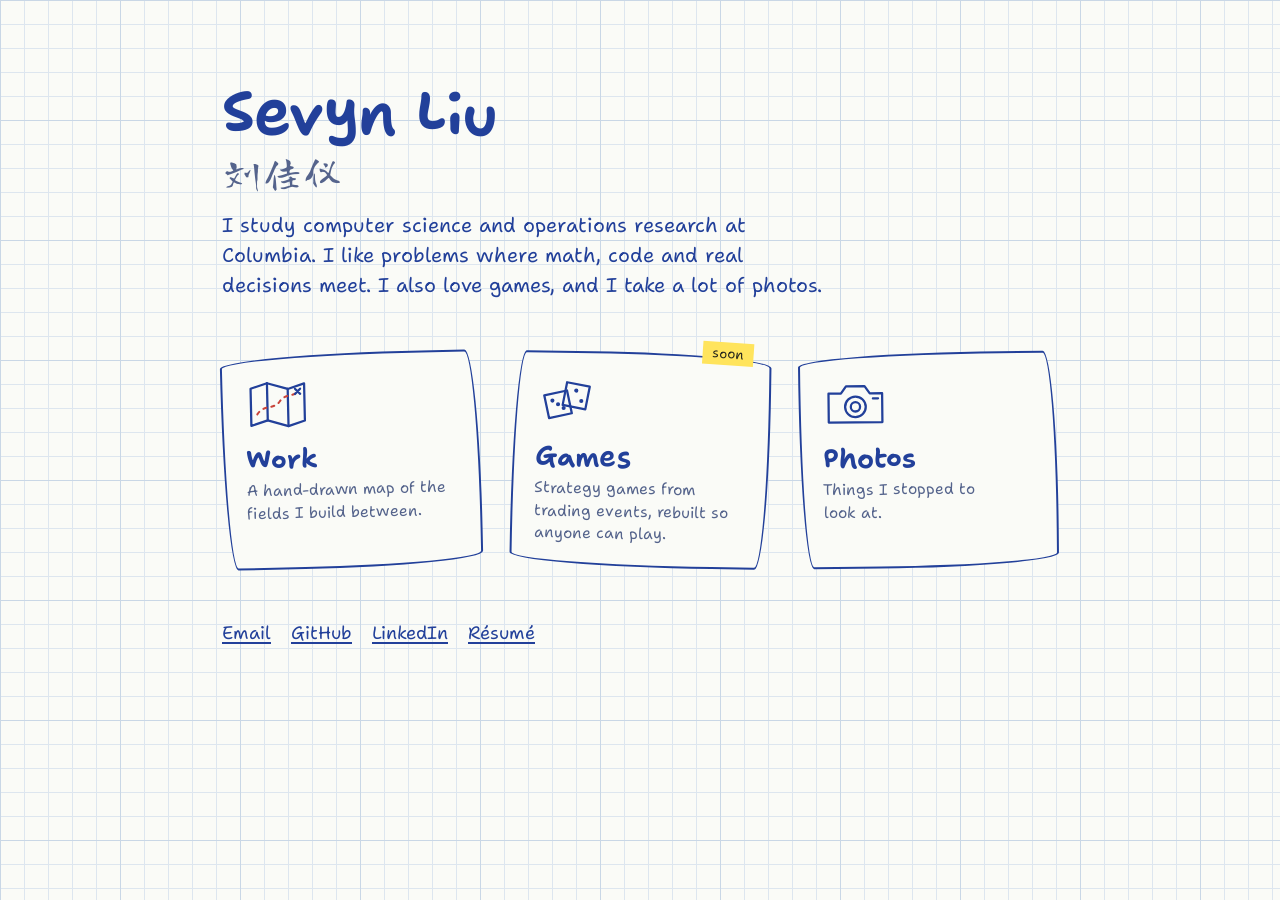
<file: index.html>
<!doctype html>
<html lang="en">
<head>
  <meta charset="utf-8">
  <meta name="viewport" content="width=device-width, initial-scale=1">
  <title>Sevyn Liu</title>
  <meta name="description" content="Sevyn (Jiayi) Liu, computer science and operations research at Columbia. Work, games and photos.">
  <link rel="preconnect" href="https://fonts.googleapis.com">
  <link rel="preconnect" href="https://fonts.gstatic.com" crossorigin>
  <link href="https://fonts.googleapis.com/css2?family=Shantell+Sans:ital,wght,BNCE,INFM@0,300..800,-100..100,0..100;1,300..800,-100..100,0..100&display=swap" rel="stylesheet">
  <link href="https://fonts.googleapis.com/css2?family=Long+Cang&text=%E5%88%98%E4%BD%B3%E4%BB%AA&display=swap" rel="stylesheet">
  <link rel="icon" href="data:image/svg+xml,%3Csvg xmlns='http://www.w3.org/2000/svg' viewBox='0 0 32 32'%3E%3Cellipse cx='16' cy='16' rx='12' ry='10' fill='none' stroke='%2322409A' stroke-width='3'/%3E%3Cpath d='M8 26 L24 6' stroke='%2322409A' stroke-width='2.5'/%3E%3C/svg%3E">
  <link rel="stylesheet" href="style.css">
  <link rel="stylesheet" href="pages.css">
</head>
<body>
  <main class="home">
    <h1>
      <span class="name">Sevyn Liu</span>
      <span class="name-zh" lang="zh">刘佳仪</span>
    </h1>

    <p class="lede">I study computer science and operations research at Columbia. I like problems where math, code and real decisions meet. I also love games, and I take a lot of photos.</p>

    <ul class="doors">
      <li>
        <a class="door" href="work.html">
          <svg viewBox="0 0 64 52" aria-hidden="true">
            <path d="M6 10 L22 5 L42 11 L58 6 L58 42 L42 47 L22 41 L6 46 Z" />
            <path d="M22 5 L22 41 M42 11 L42 47" />
            <path class="dash" d="M12 35 C 19 25, 28 31, 34 23 S 47 19, 51 14" />
            <path d="M49 11 l5 5 M54 11 l-5 5" />
          </svg>
          <h2>Work</h2>
          <p>A hand-drawn map of the fields I build between.</p>
        </a>
      </li>
      <li>
        <a class="door" href="games.html">
          <span class="soon">soon</span>
          <svg viewBox="0 0 64 52" aria-hidden="true">
            <path d="M30 7 L52 11 L48 33 L26 29 Z" />
            <path d="M8 20 L30 15 L35 37 L13 42 Z" />
            <circle class="pip" cx="16" cy="25" r="2" />
            <circle class="pip" cx="21.5" cy="28.5" r="2" />
            <circle class="pip" cx="27" cy="32" r="2" />
            <circle class="pip" cx="39" cy="15" r="2" />
            <circle class="pip" cx="44" cy="25" r="2" />
          </svg>
          <h2>Games</h2>
          <p>Strategy games from trading events, rebuilt so anyone can play.</p>
        </a>
      </li>
      <li>
        <a class="door" href="photos.html">
          <svg viewBox="0 0 64 52" aria-hidden="true">
            <path d="M6 16 L18 16 L23 9 L41 9 L46 16 L58 16 L58 44 L6 44 Z" />
            <circle cx="32" cy="29" r="10" />
            <circle cx="32" cy="29" r="4.5" />
            <path d="M49 21 l5 0" />
          </svg>
          <h2>Photos</h2>
          <p>Things I stopped to look at.</p>
        </a>
      </li>
    </ul>

    <nav class="links" aria-label="Contact">
      <a href="mailto:jl7716@columbia.edu">Email</a>
      <a href="https://github.com/jiayi61">GitHub</a>
      <a href="https://www.linkedin.com/in/jiayi61">LinkedIn</a>
      <!-- TODO: add resume.pdf to the repo root -->
      <a href="resume.pdf">Résumé</a>
    </nav>
  </main>
</body>
</html>
</file>
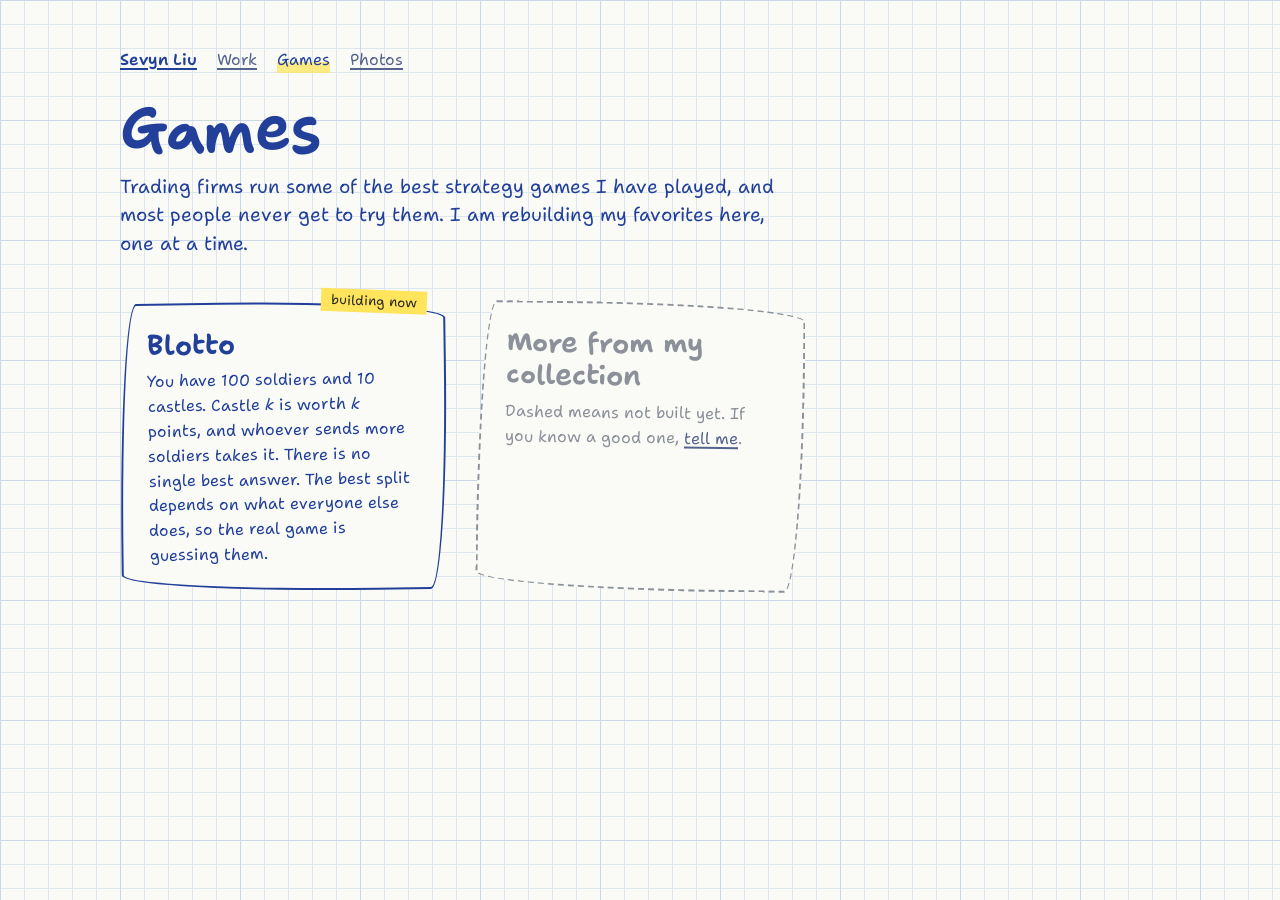
<file: games.html>
<!doctype html>
<html lang="en">
<head>
  <meta charset="utf-8">
  <meta name="viewport" content="width=device-width, initial-scale=1">
  <title>Games · Sevyn Liu</title>
  <meta name="description" content="Strategy games from trading events, rebuilt so anyone can play.">
  <link rel="preconnect" href="https://fonts.googleapis.com">
  <link rel="preconnect" href="https://fonts.gstatic.com" crossorigin>
  <link href="https://fonts.googleapis.com/css2?family=Shantell+Sans:ital,wght,BNCE,INFM@0,300..800,-100..100,0..100;1,300..800,-100..100,0..100&display=swap" rel="stylesheet">
  <link rel="icon" href="data:image/svg+xml,%3Csvg xmlns='http://www.w3.org/2000/svg' viewBox='0 0 32 32'%3E%3Cellipse cx='16' cy='16' rx='12' ry='10' fill='none' stroke='%2322409A' stroke-width='3'/%3E%3Cpath d='M8 26 L24 6' stroke='%2322409A' stroke-width='2.5'/%3E%3C/svg%3E">
  <link rel="stylesheet" href="style.css">
  <link rel="stylesheet" href="pages.css">
</head>
<body>
  <main class="inner">
    <nav class="crumb" aria-label="Site">
      <a href="./">Sevyn Liu</a>
      <a href="work.html">Work</a>
      <a href="games.html" aria-current="page">Games</a>
      <a href="photos.html">Photos</a>
    </nav>

    <h1><span class="name">Games</span></h1>
    <p class="lede">Trading firms run some of the best strategy games I have played, and most people never get to try them. I am rebuilding my favorites here, one at a time.</p>

    <ul class="shelf">
      <li class="cart">
        <span class="soon">building now</span>
        <h2>Blotto</h2>
        <p class="rules">You have 100 soldiers and 10 castles. Castle <i>k</i> is worth <i>k</i> points, and whoever sends more soldiers takes it. There is no single best answer. The best split depends on what everyone else does, so the real game is guessing them.</p>
      </li>
      <li class="cart dashed">
        <h2>More from my collection</h2>
        <p class="rules">Dashed means not built yet. If you know a good one, <a href="mailto:jl7716@columbia.edu?subject=A%20game%20for%20your%20site">tell me</a>.</p>
      </li>
    </ul>
  </main>
</body>
</html>
</file>
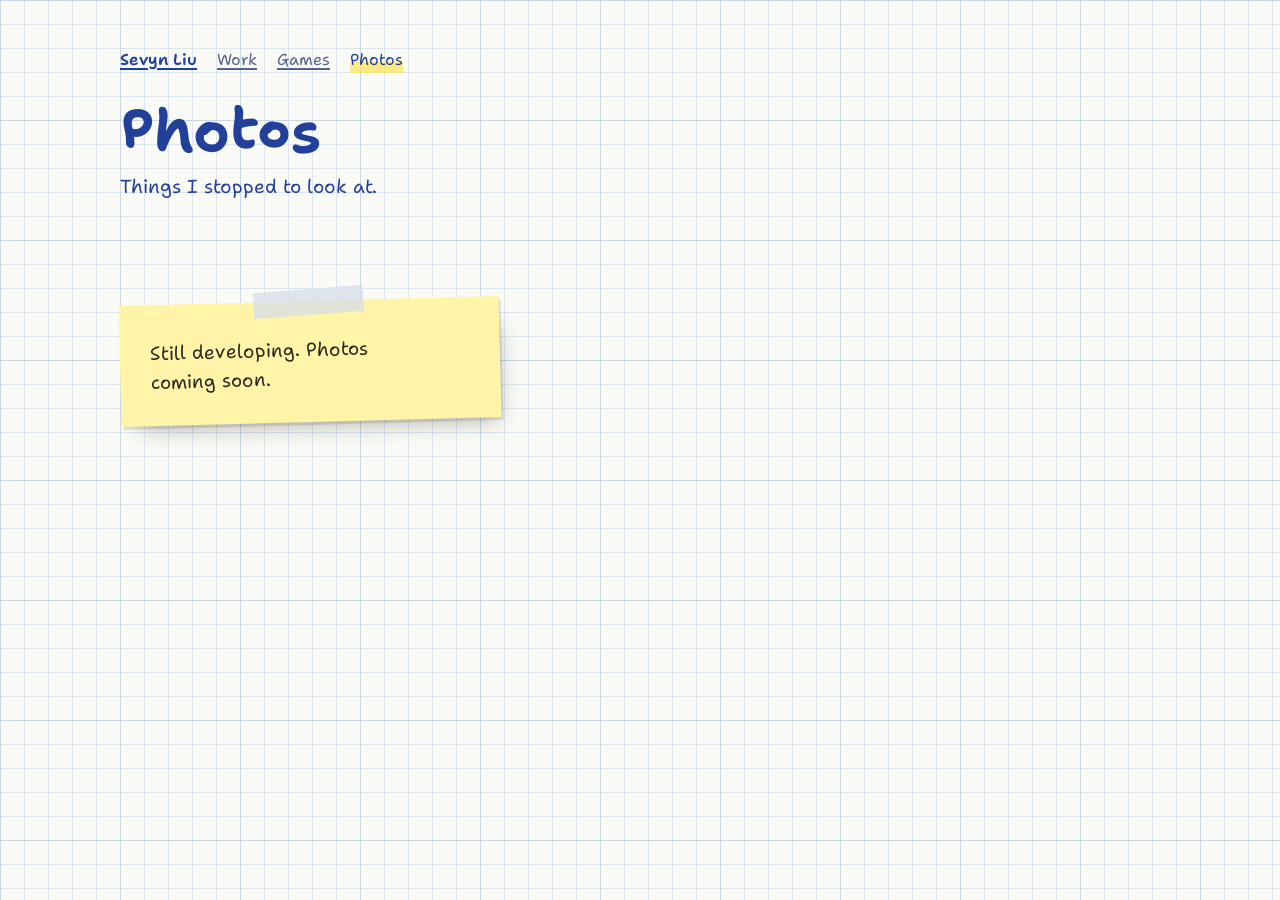
<file: photos.html>
<!doctype html>
<html lang="en">
<head>
  <meta charset="utf-8">
  <meta name="viewport" content="width=device-width, initial-scale=1">
  <title>Photos · Sevyn Liu</title>
  <meta name="description" content="Photos by Sevyn Liu.">
  <link rel="preconnect" href="https://fonts.googleapis.com">
  <link rel="preconnect" href="https://fonts.gstatic.com" crossorigin>
  <link href="https://fonts.googleapis.com/css2?family=Shantell+Sans:ital,wght,BNCE,INFM@0,300..800,-100..100,0..100;1,300..800,-100..100,0..100&display=swap" rel="stylesheet">
  <link rel="icon" href="data:image/svg+xml,%3Csvg xmlns='http://www.w3.org/2000/svg' viewBox='0 0 32 32'%3E%3Cellipse cx='16' cy='16' rx='12' ry='10' fill='none' stroke='%2322409A' stroke-width='3'/%3E%3Cpath d='M8 26 L24 6' stroke='%2322409A' stroke-width='2.5'/%3E%3C/svg%3E">
  <link rel="stylesheet" href="style.css">
  <link rel="stylesheet" href="pages.css">
</head>
<body>
  <main class="inner">
    <nav class="crumb" aria-label="Site">
      <a href="./">Sevyn Liu</a>
      <a href="work.html">Work</a>
      <a href="games.html">Games</a>
      <a href="photos.html" aria-current="page">Photos</a>
    </nav>

    <h1><span class="name">Photos</span></h1>
    <p class="lede">Things I stopped to look at.</p>

    <div class="gallery" id="gallery"></div>

    <div class="empty-note" id="empty" hidden>
      <div class="tape" aria-hidden="true"></div>
      <p>Still developing. Photos coming soon.</p>
    </div>
  </main>

  <dialog class="lightbox" id="lightbox" aria-label="Photo">
    <button type="button" class="lb-close" data-act="close">Close</button>
    <figure>
      <img alt="">
      <figcaption class="lb-cap"></figcaption>
    </figure>
    <button type="button" class="lb-nav lb-prev" data-act="prev" aria-label="Previous photo">←</button>
    <button type="button" class="lb-nav lb-next" data-act="next" aria-label="Next photo">→</button>
  </dialog>

  <script src="photos.js"></script>
  <script src="gallery.js"></script>
</body>
</html>
</file>
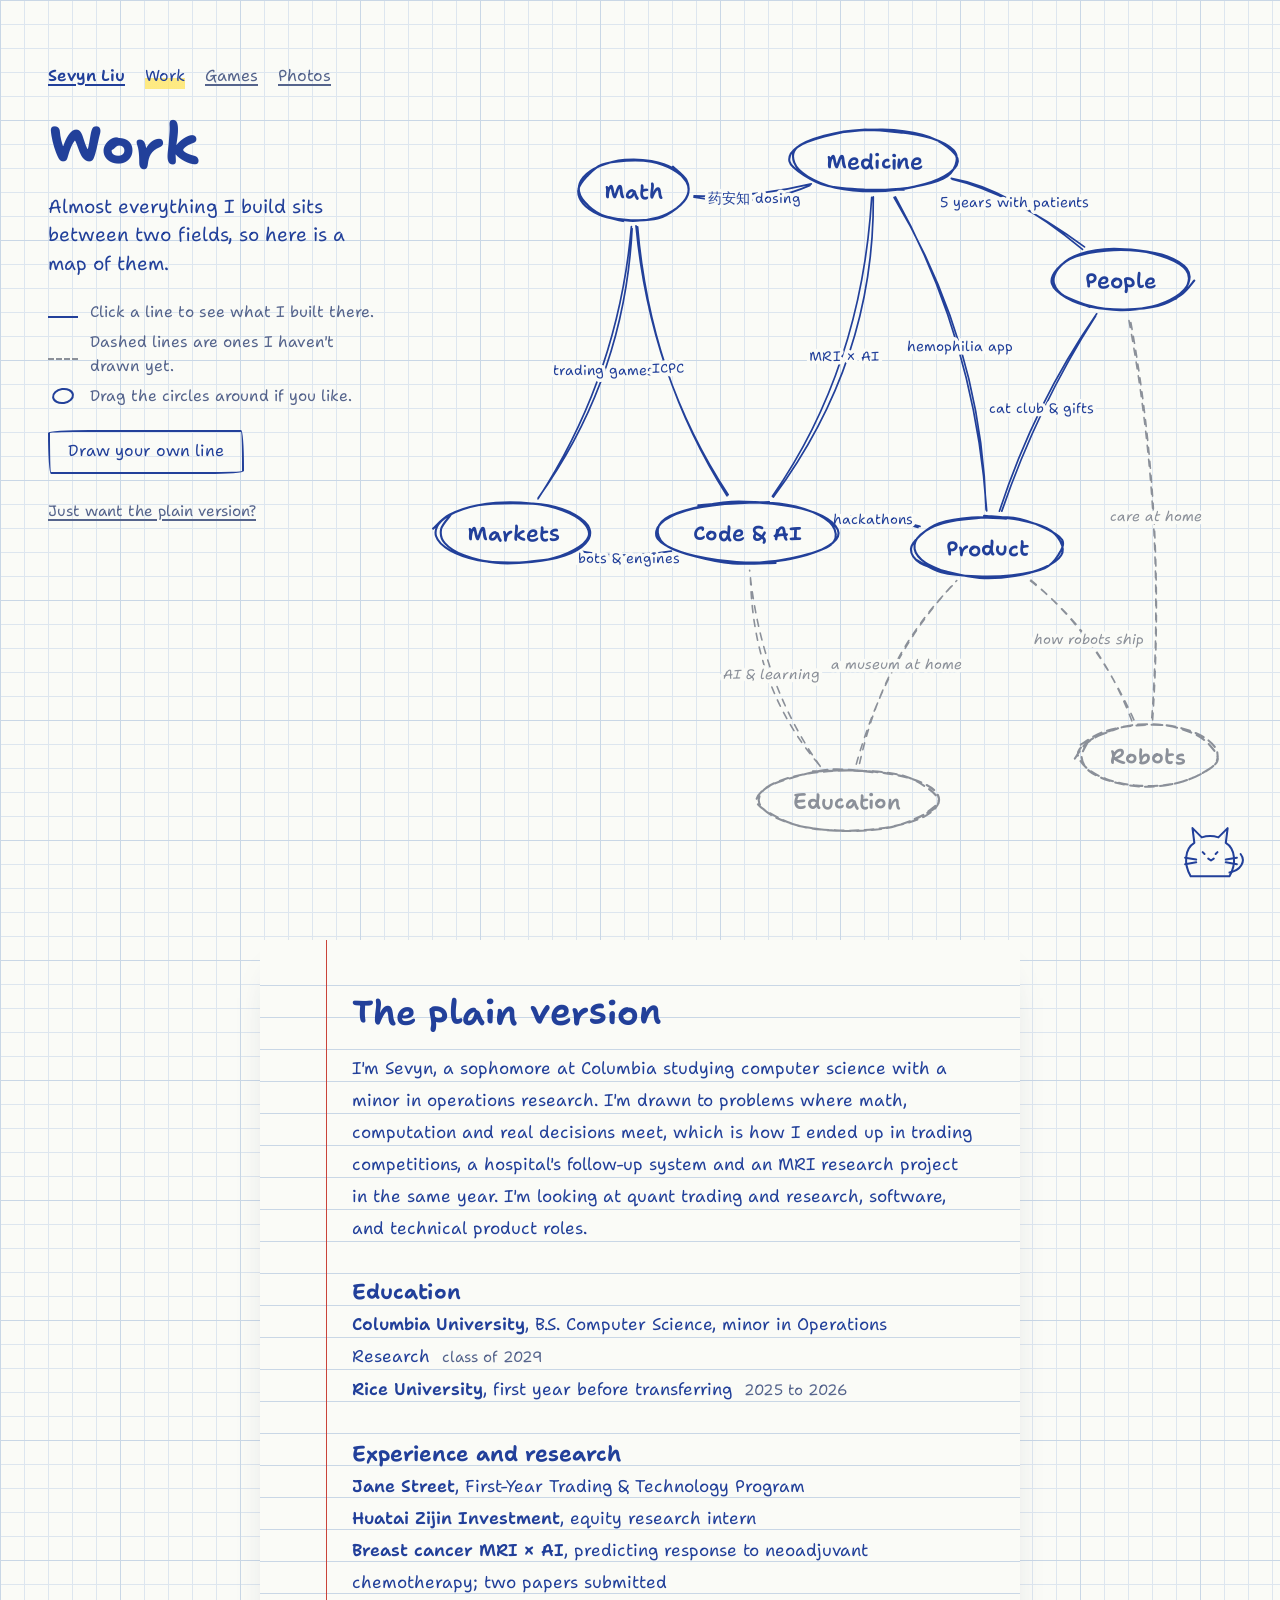
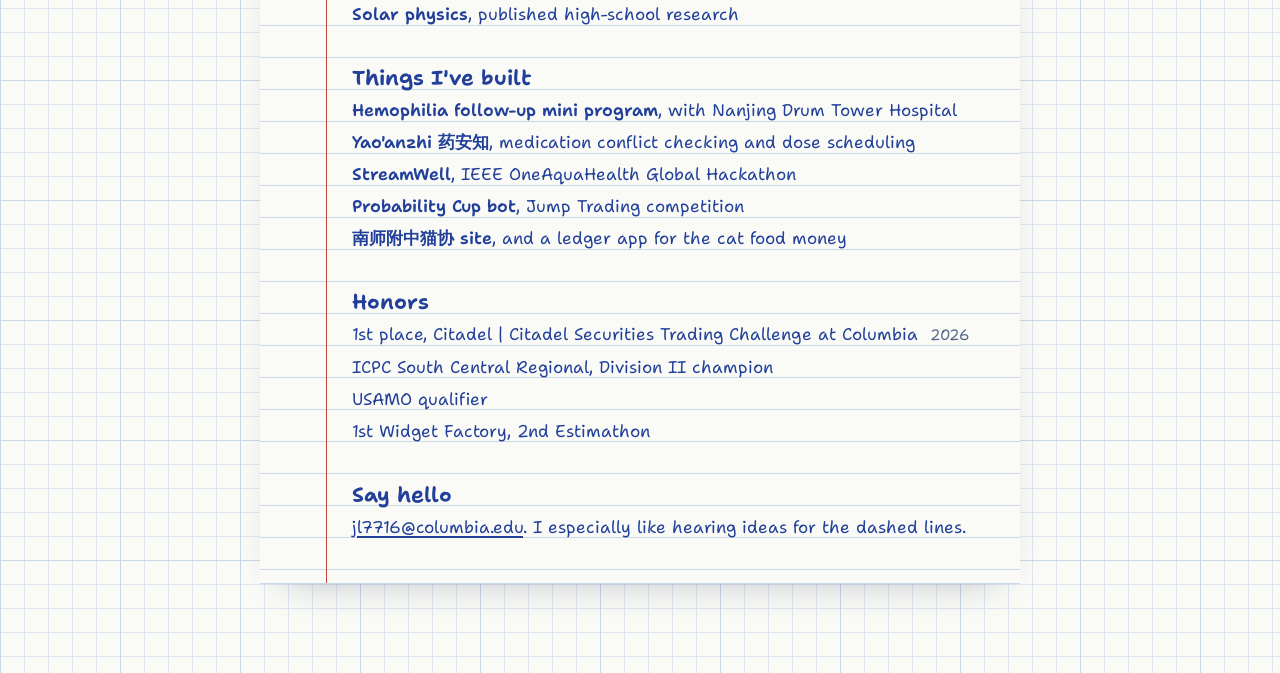
<file: work.html>
<!doctype html>
<html lang="en">
<head>
  <meta charset="utf-8">
  <meta name="viewport" content="width=device-width, initial-scale=1">
  <title>Work · Sevyn Liu</title>
  <meta name="description" content="Sevyn (Jiayi) Liu, computer science at Columbia. A hand-drawn map of the fields I work between: math, markets, medicine, product, code and people.">
  <link rel="preconnect" href="https://fonts.googleapis.com">
  <link rel="preconnect" href="https://fonts.gstatic.com" crossorigin>
  <link href="https://fonts.googleapis.com/css2?family=Shantell+Sans:ital,wght,BNCE,INFM@0,300..800,-100..100,0..100;1,300..800,-100..100,0..100&display=swap" rel="stylesheet">
  <link href="https://fonts.googleapis.com/css2?family=Long+Cang&text=%E5%88%98%E4%BD%B3%E4%BB%AA&display=swap" rel="stylesheet">
  <link rel="icon" href="data:image/svg+xml,%3Csvg xmlns='http://www.w3.org/2000/svg' viewBox='0 0 32 32'%3E%3Cellipse cx='16' cy='16' rx='12' ry='10' fill='none' stroke='%2322409A' stroke-width='3'/%3E%3Cpath d='M8 26 L24 6' stroke='%2322409A' stroke-width='2.5'/%3E%3C/svg%3E">
  <link rel="stylesheet" href="style.css">
  <link rel="stylesheet" href="pages.css">
</head>
<body>
  <main>
    <section class="hero" aria-label="Map of my work">
      <header class="intro">
        <nav class="crumb" aria-label="Site">
          <a href="./">Sevyn Liu</a>
          <a href="work.html" aria-current="page">Work</a>
          <a href="games.html">Games</a>
          <a href="photos.html">Photos</a>
        </nav>
        <h1>
          <span class="name">Work</span>
        </h1>
        <p class="lede">Almost everything I build sits between two fields, so here is a map of them.</p>
        <ul class="how">
          <li><span class="key key-solid" aria-hidden="true"></span>Click a line to see what I built there.</li>
          <li><span class="key key-dash" aria-hidden="true"></span>Dashed lines are ones I haven't drawn yet.</li>
          <li><span class="key key-circle" aria-hidden="true"></span>Drag the circles around if you like.</li>
        </ul>
        <button type="button" class="pencil-btn" id="pencil" aria-pressed="false">Draw your own line</button>
        <a class="plain-link" href="#plain">Just want the plain version?</a>
      </header>

      <div class="map-wrap" id="mapWrap">
        <svg id="map" role="group" aria-label="Fields and the projects that connect them"></svg>
        <p class="pencil-hint" id="pencilHint" hidden>Drag from one circle to another.</p>
        <button type="button" class="cat" id="cat" aria-label="A cat. Click it.">
          <svg viewBox="0 0 80 70" aria-hidden="true">
            <path d="M18 64 C 10 50, 12 34, 22 28 L 20 12 L 30 22 C 36 20, 42 20, 48 22 L 58 12 L 56 28 C 66 34, 68 50, 60 64 Z" />
            <path d="M60 60 C 72 58, 78 48, 72 40" />
            <path d="M31 38 l2 2 M47 38 l-2 2" />
            <path d="M37 45 l3 2 l3 -2" />
            <path d="M24 46 l-12 -2 M24 49 l-12 2 M56 46 l12 -2 M56 49 l12 2" />
          </svg>
          <span class="cat-says" id="catSays" role="status"></span>
        </button>
      </div>
    </section>

    <aside class="note" id="note" aria-hidden="true" aria-labelledby="noteTitle" tabindex="-1">
      <div class="tape" aria-hidden="true"></div>
      <button type="button" class="note-close" id="noteClose">Close</button>
      <p class="note-pair" id="notePair"></p>
      <h2 id="noteTitle"></h2>
      <p class="note-intro" id="noteIntro"></p>
      <ul class="note-items" id="noteItems"></ul>
    </aside>

    <section class="plain" id="plain" aria-labelledby="plainTitle">
      <div class="page">
        <h2 id="plainTitle">The plain version</h2>

        <p class="about">I'm Sevyn, a sophomore at Columbia studying computer science with a minor in operations research. I'm drawn to problems where math, computation and real decisions meet, which is how I ended up in trading competitions, a hospital's follow-up system and an MRI research project in the same year. I'm looking at quant trading and research, software, and technical product roles.</p>

        <h3>Education</h3>
        <ul class="entries">
          <li><b>Columbia University</b>, B.S. Computer Science, minor in Operations Research <span class="when">class of 2029</span></li>
          <li><b>Rice University</b>, first year before transferring <span class="when">2025 to 2026</span></li>
        </ul>

        <h3>Experience and research</h3>
        <ul class="entries">
          <li><b>Jane Street</b>, First-Year Trading & Technology Program</li>
          <li><b>Huatai Zijin Investment</b>, equity research intern</li>
          <li><b>Breast cancer MRI × AI</b>, predicting response to neoadjuvant chemotherapy; two papers submitted</li>
          <li><b>Solar physics</b>, published high-school research</li>
        </ul>

        <h3>Things I've built</h3>
        <ul class="entries">
          <li><b>Hemophilia follow-up mini program</b>, with Nanjing Drum Tower Hospital</li>
          <li><b>Yao'anzhi 药安知</b>, medication conflict checking and dose scheduling</li>
          <li><b>StreamWell</b>, IEEE OneAquaHealth Global Hackathon</li>
          <li><b>Probability Cup bot</b>, Jump Trading competition</li>
          <li><b>南师附中猫协 site</b>, and a ledger app for the cat food money</li>
        </ul>

        <h3>Honors</h3>
        <ul class="entries">
          <li>1st place, Citadel | Citadel Securities Trading Challenge at Columbia <span class="when">2026</span></li>
          <li>ICPC South Central Regional, Division II champion</li>
          <li>USAMO qualifier</li>
          <li>1st Widget Factory, 2nd Estimathon</li>
        </ul>

        <h3>Say hello</h3>
        <p class="contact"><a href="mailto:jl7716@columbia.edu">jl7716@columbia.edu</a>. I especially like hearing ideas for the dashed lines.</p>
      </div>
    </section>
  </main>

  <script src="data.js"></script>
  <script src="app.js"></script>
</body>
</html>
</file>
<file: style.css>
:root {
  --paper: #FAFBF7;
  --grid: #DDE6EF;
  --grid-major: #C9D7E6;
  --ink: #22409A;        /* ballpoint blue */
  --ink-soft: #55648C;
  --pencil: #8B9099;
  --hi: #FFE45C;         /* highlighter */
  --red: #C9443A;        /* red pen, used sparingly */
  --note: #FFF4A8;
  --note-ink: #2A2A1E;
  --tape: rgba(214, 222, 232, 0.75);
  --hand: "Shantell Sans", "Comic Sans MS", system-ui, sans-serif;
  --zh: "Long Cang", "Kaiti SC", "STKaiti", "KaiTi", serif;
}

@media (prefers-color-scheme: dark) {
  :root:not([data-theme="light"]) {
    --paper: #17203A;
    --grid: #1F2B49;
    --grid-major: #283759;
    --ink: #C8D6FF;
    --ink-soft: #95A4CC;
    --pencil: #7D88A6;
    --hi: #7A6A12;
    --red: #FF8A7E;
    --note: #3B3A22;
    --note-ink: #F3EFCF;
    --tape: rgba(120, 140, 180, 0.45);
  }
}
:root[data-theme="dark"] {
  --paper: #17203A; --grid: #1F2B49; --grid-major: #283759;
  --ink: #C8D6FF; --ink-soft: #95A4CC; --pencil: #7D88A6;
  --hi: #7A6A12; --red: #FF8A7E; --note: #3B3A22; --note-ink: #F3EFCF;
  --tape: rgba(120, 140, 180, 0.45);
}

* { box-sizing: border-box; }
html { scroll-behavior: smooth; }
@media (prefers-reduced-motion: reduce) { html { scroll-behavior: auto; } }

body {
  margin: 0;
  background-color: var(--paper);
  background-image:
    linear-gradient(var(--grid-major) 1px, transparent 1px),
    linear-gradient(90deg, var(--grid-major) 1px, transparent 1px),
    linear-gradient(var(--grid) 1px, transparent 1px),
    linear-gradient(90deg, var(--grid) 1px, transparent 1px);
  background-size: 120px 120px, 120px 120px, 24px 24px, 24px 24px;
  color: var(--ink);
  font-family: var(--hand);
  font-variation-settings: "INFM" 20, "BNCE" 0;
  font-size: 17px;
  line-height: 1.55;
  -webkit-font-smoothing: antialiased;
}

a { color: var(--ink); text-decoration-thickness: 1.5px; text-underline-offset: 3px; }
a:hover { text-decoration-style: wavy; }
:focus-visible { outline: 2.5px dashed var(--red); outline-offset: 3px; }

/* ---------- Hero ---------- */

.hero {
  display: grid;
  grid-template-columns: minmax(280px, 340px) 1fr;
  gap: 8px 32px;
  min-height: 100vh;
  min-height: 100svh;
  padding: 40px 32px 24px 48px;
}

.intro { align-self: start; padding-top: 24px; position: relative; z-index: 2; }

h1 { margin: 0 0 18px; font-weight: 400; line-height: 1; }
.name {
  display: block;
  font-size: 58px;
  font-weight: 650;
  font-variation-settings: "INFM" 100, "BNCE" 40;
  letter-spacing: -0.5px;
}
.name-zh {
  display: inline-block;
  margin-top: 10px;
  font-family: var(--zh);
  font-size: 40px;
  color: var(--ink-soft);
  transform: rotate(-3deg);
}

.lede { margin: 0 0 22px; font-size: 19px; line-height: 1.5; max-width: 30ch; }

.how { list-style: none; margin: 0 0 22px; padding: 0; color: var(--ink-soft); font-size: 15.5px; }
.how li { display: flex; align-items: center; gap: 12px; margin-bottom: 6px; }
.key { flex: none; width: 30px; height: 12px; display: inline-block; }
.key-solid { border-bottom: 2.5px solid var(--ink); }
.key-dash { border-bottom: 2.5px dashed var(--pencil); }
.key-circle { width: 22px; height: 16px; margin: 0 4px; border: 2.5px solid var(--ink); border-radius: 50%; transform: rotate(-8deg); }

.pencil-btn {
  font: inherit;
  font-size: 16px;
  color: var(--ink);
  background: transparent;
  border: 2px solid var(--ink);
  border-radius: 255px 18px 225px 18px / 18px 225px 18px 255px;
  padding: 7px 18px 8px;
  cursor: pointer;
  margin-bottom: 26px;
}
.pencil-btn:hover { background: color-mix(in srgb, var(--hi) 55%, transparent); }
.pencil-btn[aria-pressed="true"] { background: var(--hi); color: var(--note-ink); border-color: var(--note-ink); }

.links { display: flex; flex-wrap: wrap; gap: 6px 20px; font-size: 17px; margin-bottom: 14px; }
.plain-link { font-size: 15px; color: var(--ink-soft); }

/* ---------- Map ---------- */

.map-wrap { position: relative; min-height: 520px; }
#map { position: absolute; inset: 0; width: 100%; height: 100%; overflow: visible; touch-action: none; }

.sk { fill: none; stroke: var(--ink); stroke-linecap: round; stroke-linejoin: round; }
.sk-edge { stroke-width: 1.7; }
.sk-edge.dashed { stroke: var(--pencil); stroke-dasharray: 7 7; stroke-width: 1.6; }
.sk-node { stroke-width: 2.1; }
.sk-node.dashed { stroke: var(--pencil); stroke-dasharray: 9 6; }
.sk-fill { stroke: var(--hi); stroke-width: 7; opacity: 0; transition: opacity .2s; }
.sk-pencil { stroke: var(--red); stroke-width: 1.8; }

.node-label {
  font-family: var(--hand);
  font-size: calc(23px * var(--s, 1));
  font-weight: 600;
  font-variation-settings: "INFM" 80, "BNCE" 20;
  fill: var(--ink);
  text-anchor: middle;
  dominant-baseline: central;
  pointer-events: none;
  user-select: none;
}
.node.dashed .node-label { fill: var(--pencil); }

.edge-label {
  font-family: var(--hand);
  font-size: calc(15px * max(var(--s, 1), 0.9));
  font-variation-settings: "INFM" 60;
  fill: var(--ink);
  text-anchor: middle;
  dominant-baseline: central;
  paint-order: stroke;
  stroke: var(--paper);
  stroke-width: 7px;
  stroke-linejoin: round;
  pointer-events: none;
  user-select: none;
}
.edge.dashed .edge-label { fill: var(--pencil); font-style: italic; }

.hit { fill: none; stroke: transparent; stroke-width: 26; cursor: pointer; pointer-events: stroke; }
.node .hit-node { fill: transparent; stroke: none; cursor: grab; pointer-events: all; }
.node.dragging .hit-node { cursor: grabbing; }
body.pencil-mode .node .hit-node { cursor: crosshair; }

.edge:hover .sk-edge, .edge.active .sk-edge, .edge:focus-visible .sk-edge { stroke-width: 3; }
.edge.active .edge-label, .edge:hover .edge-label { font-weight: 650; }
.node:hover .sk-fill, .node.active .sk-fill, .node:focus-visible .sk-fill, .node.lit .sk-fill { opacity: .85; }
.edge:focus, .node:focus { outline: none; }
.edge:focus-visible .edge-label, .node:focus-visible .node-label { text-decoration: underline wavy var(--red); }

.pencil-hint {
  position: absolute; left: 50%; top: 8px; transform: translateX(-50%) rotate(-1deg);
  margin: 0; padding: 4px 14px; background: var(--hi); color: var(--note-ink); font-size: 15px;
}

/* the single orchestrated moment: lines draw themselves once */
.drawing .sk-edge, .drawing .sk-node { animation: draw 1.1s ease-out both; }
@keyframes draw { from { stroke-dashoffset: var(--len); } to { stroke-dashoffset: 0; } }
.drawing .sk-edge:not(.dashed), .drawing .sk-node:not(.dashed) { stroke-dasharray: var(--len); }
.drawing .edge-label, .drawing .node-label { animation: appear .5s ease-out both; }
@keyframes appear { from { opacity: 0; } to { opacity: 1; } }
@media (prefers-reduced-motion: reduce) {
  .drawing .sk-edge, .drawing .sk-node, .drawing .edge-label, .drawing .node-label { animation: none; }
}

/* cat */
.cat {
  position: absolute; right: 0; bottom: -6px; width: 74px; padding: 0;
  background: none; border: 0; cursor: pointer; color: var(--ink);
}
.cat svg { display: block; width: 100%; }
.cat path { fill: none; stroke: currentColor; stroke-width: 2.2; stroke-linecap: round; stroke-linejoin: round; }
.cat:hover svg { transform: rotate(-4deg); }
.cat-says {
  position: absolute; right: 64px; bottom: 54px; white-space: nowrap;
  font-size: 15px; background: var(--paper); padding: 2px 8px;
  border: 1.5px solid var(--ink); border-radius: 16px 16px 4px 16px;
  opacity: 0; transition: opacity .2s; pointer-events: none;
}
.cat-says.on { opacity: 1; }

/* ---------- Sticky note ---------- */

.note {
  position: fixed;
  top: 64px; right: 40px;
  width: min(420px, calc(100vw - 32px));
  max-height: calc(100vh - 110px);
  overflow-y: auto;
  padding: 34px 30px 28px;
  background: var(--note);
  color: var(--note-ink);
  box-shadow: 2px 3px 0 rgba(40, 40, 20, .12), 8px 14px 24px -12px rgba(40, 40, 20, .35);
  transform: translateX(calc(100% + 60px)) rotate(4deg);
  transition: transform .35s cubic-bezier(.2,.9,.3,1.15);
  z-index: 10;
  visibility: hidden;
}
.note.open { transform: translateX(0) rotate(-1.2deg); visibility: visible; }
@media (prefers-reduced-motion: reduce) { .note { transition: none; } }

.tape {
  position: absolute; top: -12px; left: 50%; width: 110px; height: 26px;
  transform: translateX(-50%) rotate(-3deg); background: var(--tape);
}
.note-close {
  position: absolute; top: 10px; right: 12px;
  font: inherit; font-size: 14px; color: var(--note-ink);
  background: none; border: 0; text-decoration: underline; cursor: pointer; padding: 4px;
}
.note-pair { margin: 0 0 2px; font-size: 14.5px; opacity: .75; }
.note h2 {
  margin: 0 0 6px; font-size: 27px; line-height: 1.2; font-weight: 650;
  font-variation-settings: "INFM" 90, "BNCE" 20;
}
.note-intro { margin: 0 0 18px; font-size: 16.5px; }
.note-items { list-style: none; margin: 0; padding: 0; }
.note-items li { margin: 0 0 16px; padding-left: 18px; position: relative; font-size: 15.5px; line-height: 1.55; }
.note-items li::before {
  content: ""; position: absolute; left: 0; top: .55em; width: 8px; height: 8px;
  border: 1.6px solid currentColor; border-radius: 50%;
}
.note-items b { display: block; font-weight: 650; font-size: 16.5px; }
.note-items .when { font-size: 14px; opacity: .7; }
.note-items .empty { padding-left: 0; font-style: italic; opacity: .8; }
.note-items .empty::before { display: none; }

/* ---------- Plain version ---------- */

.plain { padding: 40px 24px 90px; }
.page {
  max-width: 760px;
  margin: 0 auto;
  padding: 48px 48px 40px 92px;
  background-color: var(--paper);
  background-image:
    linear-gradient(90deg, transparent 66px, var(--red) 66px, var(--red) 67.5px, transparent 67.5px),
    repeating-linear-gradient(var(--paper) 0 31px, var(--grid-major) 31px 32px);
  background-position: 0 0, 0 14px;
  box-shadow: 0 1px 0 var(--grid-major), 0 18px 40px -26px rgba(30, 40, 80, .4);
  line-height: 32px;
  font-variation-settings: "INFM" 10;
}
.page h2 {
  margin: 0 0 16px; font-size: 34px; line-height: 48px; font-weight: 650;
  font-variation-settings: "INFM" 90, "BNCE" 30;
}
.page h3 {
  margin: 32px 0 0; font-size: 21px; line-height: 32px; font-weight: 650;
  font-variation-settings: "INFM" 70;
}
.about { margin: 0; max-width: 62ch; }
.entries { list-style: none; margin: 0; padding: 0; }
.entries li { margin: 0; }
.entries b { font-weight: 600; }
.when { color: var(--ink-soft); font-size: 15px; white-space: nowrap; margin-left: 6px; }
.contact { margin: 0; }

/* ---------- Small screens ---------- */

@media (max-width: 860px) {
  .hero { grid-template-columns: 1fr; padding: 28px 16px 16px; }
  .intro { padding-top: 0; }
  .name { font-size: 48px; }
  .lede { max-width: none; }
  .map-wrap { min-height: 0; height: 215vw; max-height: 1100px; }
  .note {
    top: auto; bottom: 0; right: 16px; left: 16px; width: auto; max-height: 72vh;
    transform: translateY(calc(100% + 40px)) rotate(0);
  }
  .note.open { transform: translateY(-16px) rotate(-.6deg); }
  .page { padding: 32px 18px 28px 46px; background-image:
    linear-gradient(90deg, transparent 30px, var(--red) 30px, var(--red) 31.5px, transparent 31.5px),
    repeating-linear-gradient(var(--paper) 0 31px, var(--grid-major) 31px 32px); }
  .plain { padding: 24px 12px 60px; }
}
</file>
<file: pages.css>
/* The home, games and photos pages. Paper, ink and fonts come from style.css. */

/* no single word stranded on the last line */
p, li { text-wrap: pretty; }

/* ---------- Site nav ---------- */

.crumb { display: flex; flex-wrap: wrap; gap: 4px 20px; margin: 0 0 28px; font-size: 16px; }
.crumb a { color: var(--ink-soft); }
.crumb a:first-child { color: var(--ink); font-weight: 600; }
.crumb a[aria-current="page"] {
  color: var(--ink);
  text-decoration: none;
  background: linear-gradient(transparent 58%, color-mix(in srgb, var(--hi) 75%, transparent) 58%);
}

/* work page: the plain-version link goes under the pencil button */
.intro .plain-link { display: block; }

/* the "soon" sticker, shared by doors and game cards */
.soon {
  position: absolute; top: -13px; right: 16px;
  padding: 1px 10px;
  background: var(--hi); color: var(--note-ink);
  font-size: 13.5px;
  transform: rotate(3deg);
}

/* ---------- Home ---------- */

.home { max-width: 900px; margin: 0 auto; padding: 84px 32px 80px; min-height: 100vh; min-height: 100svh; }
.home .lede { max-width: 44ch; font-size: 20px; margin: 0 0 52px; }

.doors {
  list-style: none; margin: 0 0 52px; padding: 0;
  display: grid; grid-template-columns: repeat(3, 1fr); gap: 30px;
}
.door {
  position: relative; display: block; height: 100%;
  padding: 22px 22px 20px;
  color: var(--ink); text-decoration: none;
  background: var(--paper);
  border: 2.2px solid var(--ink);
  border-radius: 255px 18px 225px 18px / 18px 225px 18px 255px;
  transition: transform .2s, background-color .2s;
}
.doors li:nth-child(1) .door { transform: rotate(-1.3deg); }
.doors li:nth-child(2) .door { transform: rotate(0.9deg); border-radius: 18px 225px 18px 255px / 255px 18px 225px 18px; }
.doors li:nth-child(3) .door { transform: rotate(-0.6deg); }
.doors .door:hover, .doors .door:focus-visible {
  transform: rotate(0) translateY(-3px);
  background: color-mix(in srgb, var(--hi) 42%, var(--paper));
  text-decoration: none;
}
@media (prefers-reduced-motion: reduce) { .door { transition: none; } }

.door svg { display: block; width: 66px; height: 54px; margin-bottom: 12px; }
.door svg path, .door svg circle {
  fill: none; stroke: currentColor; stroke-width: 2.2; stroke-linecap: round; stroke-linejoin: round;
}
.door svg .dash { stroke: var(--red); stroke-dasharray: 3 5; stroke-width: 2; }
.door svg .pip { fill: currentColor; stroke: none; }
.door h2 {
  margin: 0 0 4px; font-size: 27px; line-height: 1.2; font-weight: 650;
  font-variation-settings: "INFM" 90, "BNCE" 20;
}
.door p { margin: 0; font-size: 15.5px; line-height: 1.45; color: var(--ink-soft); }

.home .links { font-size: 18px; }

/* ---------- Inner pages ---------- */

.inner { max-width: 1120px; margin: 0 auto; padding: 48px 40px 96px; }
.inner h1 { margin-bottom: 14px; }
.inner .lede { max-width: 52ch; font-size: 19px; margin: 0; }

/* ---------- Games ---------- */

.shelf {
  list-style: none; margin: 44px 0 0; padding: 0;
  display: grid; grid-template-columns: repeat(auto-fill, minmax(290px, 1fr)); gap: 30px;
}
.cart {
  position: relative;
  padding: 24px 26px 22px;
  border: 2.2px solid var(--ink);
  border-radius: 18px 225px 18px 255px / 255px 18px 225px 18px;
  background: var(--paper);
}
.cart:nth-child(odd) { transform: rotate(-0.8deg); }
.cart:nth-child(even) { transform: rotate(0.7deg); }
.cart.dashed { border-style: dashed; border-color: var(--pencil); color: var(--pencil); }
.cart h2 {
  margin: 0 0 8px; font-size: 27px; line-height: 1.2; font-weight: 650;
  font-variation-settings: "INFM" 90, "BNCE" 20;
}
.cart .rules { margin: 0; font-size: 16px; line-height: 1.55; }
.cart.dashed a { color: var(--ink-soft); }

/* ---------- Photos ---------- */

.gallery { columns: 3 280px; column-gap: 30px; margin-top: 44px; }

.print {
  break-inside: avoid;
  margin: 0 0 34px;
  padding: 10px 10px 12px;
  background: #FFFEF9;
  box-shadow: 0 1px 2px rgba(30, 40, 80, .18), 0 12px 24px -14px rgba(30, 40, 80, .45);
  transform: rotate(var(--tilt, 0deg));
  transition: transform .2s;
}
.print:hover { transform: rotate(0) scale(1.012); }
@media (prefers-reduced-motion: reduce) { .print { transition: none; } }
.print button { display: block; width: 100%; padding: 0; border: 0; background: none; cursor: zoom-in; }
.print img { display: block; width: 100%; height: auto; }
.print figcaption { padding: 9px 2px 0; color: #2A2A1E; font-size: 15px; line-height: 1.35; }
.print figcaption b { display: block; font-weight: 600; }
.print figcaption span { font-size: 13.5px; opacity: .7; }

.empty-note {
  position: relative;
  max-width: 380px; margin: 56px 0 0;
  padding: 34px 30px 28px;
  background: var(--note); color: var(--note-ink);
  font-size: 19px;
  transform: rotate(-1.5deg);
  box-shadow: 2px 3px 0 rgba(40, 40, 20, .12), 8px 14px 24px -12px rgba(40, 40, 20, .35);
}
.empty-note p { margin: 0; }
.empty-note[hidden] { display: none; }

.lightbox {
  max-width: min(1200px, 94vw); max-height: 94vh;
  padding: 0; border: 0; background: transparent; overflow: visible;
  color: #F3F1EA;
}
.lightbox::backdrop { background: rgba(10, 14, 30, .88); }
.lightbox figure { margin: 0; }
.lightbox img { display: block; max-width: 94vw; max-height: 84vh; width: auto; height: auto; margin: 0 auto; }
.lightbox figcaption { padding-top: 10px; text-align: center; font-size: 15.5px; }
.lb-close, .lb-nav {
  font: inherit; color: #F3F1EA; background: none; border: 0; cursor: pointer;
}
.lb-close { position: fixed; top: 16px; right: 22px; font-size: 16px; text-decoration: underline; }
.lb-nav { position: fixed; top: 50%; transform: translateY(-50%); font-size: 34px; padding: 10px 16px; }
.lb-prev { left: 8px; }
.lb-next { right: 8px; }
.lb-nav[hidden] { display: none; }

/* ---------- Small screens ---------- */

@media (max-width: 760px) {
  .home { padding: 40px 18px 60px; }
  .home .lede { font-size: 18px; margin-bottom: 40px; }
  .doors { grid-template-columns: 1fr; gap: 22px; }
  .door { display: grid; grid-template-columns: 66px 1fr; column-gap: 16px; align-items: center; }
  .door svg { grid-row: span 2; margin: 0; }
  .inner { padding: 28px 18px 64px; }
  .inner .name { font-size: 46px; }
}
</file>
